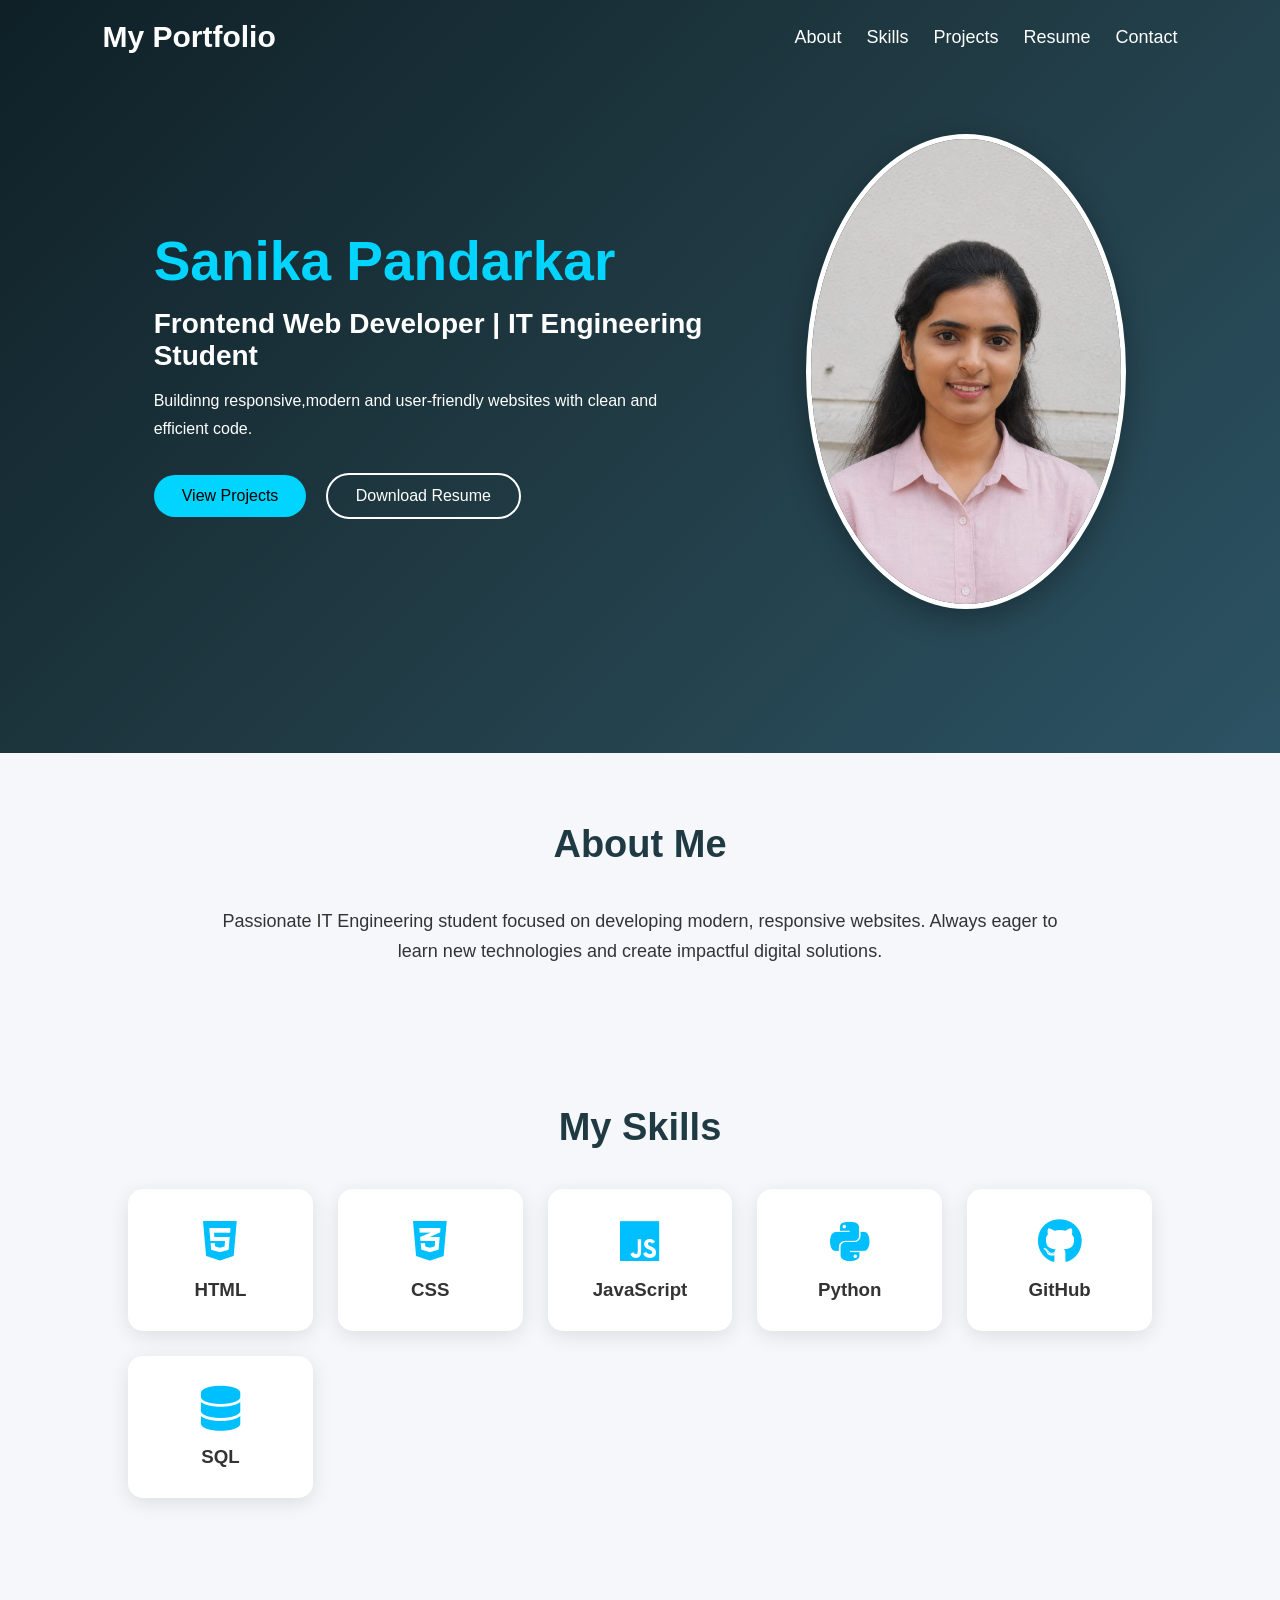
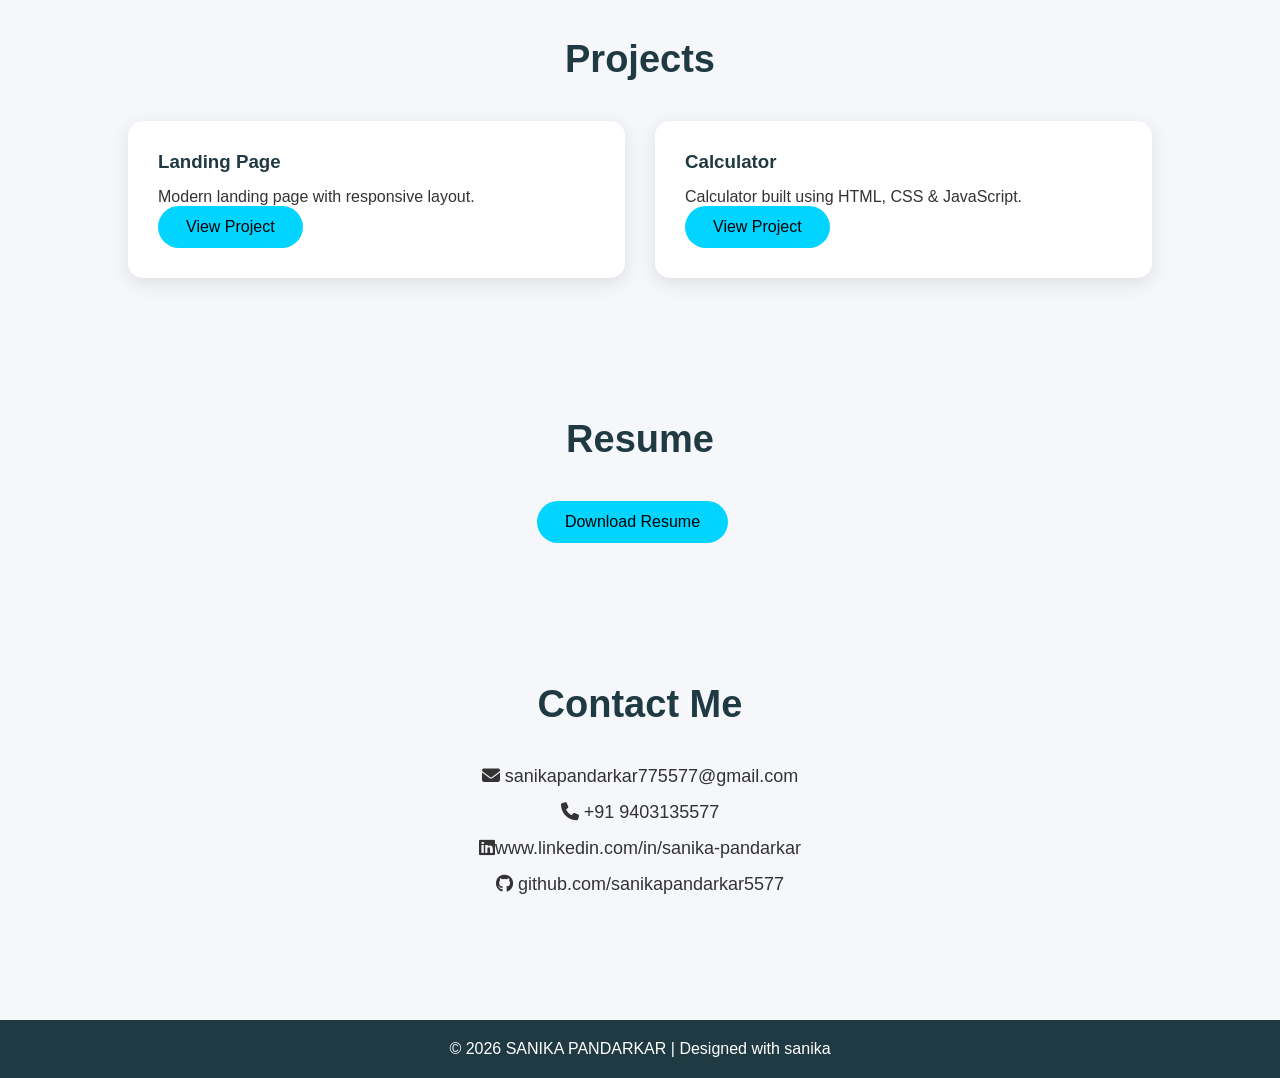
<file: index.html>
<!DOCTYPE html>
<html lang="en">
<head>
    <meta charset="UTF-8">
    <meta name="viewport" content="width=device-width, initial-scale=1.0">
    <title>My Portfolio</title>

    <link rel="stylesheet" href="style.css">

    <link rel="stylesheet"
    href="https://cdnjs.cloudflare.com/ajax/libs/font-awesome/6.5.1/css/all.min.css">
</head>

<body>

<header>

<nav>
    <h2 class="logo">My Portfolio</h2>

    <ul>
        <li><a href="#about">About</a></li>
        <li><a href="#skills">Skills</a></li>
        <li><a href="#projects">Projects</a></li>
        <li><a href="#resume">Resume</a></li>
        <li><a href="#contact">Contact</a></li>
    </ul>
</nav>

<section class="hero">

<div class="hero-text">

<h1> <span>Sanika Pandarkar</span></h1>

<h3>Frontend Web Developer | IT Engineering Student</h3>

<p>
Buildinng responsive,modern and user-friendly websites with clean and efficient code.
</p>

<a href="#projects" class="btn">View Projects</a>

<a href="resume.pdf" class="btn2" download>Download Resume</a>

</div>

<div class="hero-image">

<img src="image.png" alt="Profile">

</div>

</section>

</header>

<section id="about">

<h2>About Me</h2>

<p>
Passionate IT Engineering student focused on developing modern, responsive websites. Always eager to learn new technologies and create impactful digital solutions.
</p>

</section>

<section id="skills">

<h2>My Skills</h2>

<div class="skill-container">

<div class="card">
<i class="fa-brands fa-html5"></i>
<h3>HTML</h3>
</div>

<div class="card">
<i class="fa-brands fa-css3-alt"></i>
<h3>CSS</h3>
</div>

<div class="card">
<i class="fa-brands fa-js"></i>
<h3>JavaScript</h3>
</div>

<div class="card">
<i class="fa-brands fa-python"></i>
<h3>Python</h3>
</div>

<div class="card">
<i class="fa-brands fa-github"></i>
<h3>GitHub</h3>
</div>

<div class="card">
<i class="fa-solid fa-database"></i>
<h3>SQL</h3>
</div>

</div>

</section>

<section id="projects">

<h2>Projects</h2>

<div class="project-container">



<div class="project-card">
<h3>Landing Page</h3>
<p>Modern landing page with responsive layout.</p>

<a href="LandingPage/index.html" class="btn" target="_blank">
View Project
</a>

</div>

<div class="project-card">
<h3>Calculator</h3>
<p>Calculator built using HTML, CSS & JavaScript.</p>

<a href="Calculator/index.html" class="btn" target="_blank">
View Project
</a>

</div>

</div>

</section>

<section id="resume">

<h2>Resume</h2>

<a href="resume.png" class="btn" download>
Download Resume
</a>

</section>

<section id="contact">

<h2>Contact Me</h2>

<p><i class="fa-solid fa-envelope"></i> sanikapandarkar775577@gmail.com</p>

<p><i class="fa-solid fa-phone"></i> +91 9403135577</p>

<p><i class="fa-brands fa-linkedin"></i>www.linkedin.com/in/sanika-pandarkar</p>

<p><i class="fa-brands fa-github"></i> github.com/sanikapandarkar5577</p>

</section>

<footer>

<p>© 2026 SANIKA PANDARKAR | Designed with sanika</p>

</footer>

</body>
</html>
</file>
<file: style.css>
*{
margin:0;
padding:0;
box-sizing:border-box;
font-family:Segoe UI,sans-serif;
scroll-behavior:smooth;
}

body{
background:#f5f7fb;
color:#333;
}

header{
background:linear-gradient(135deg,#0f2027,#203a43,#2c5364);
color:white;
padding-bottom:80px;
}

nav{
display:flex;
justify-content:space-between;
align-items:center;
padding:20px 8%;
}

.logo{
font-size:30px;
font-weight:bold;
}

nav ul{
display:flex;
list-style:none;
}

nav ul li{
margin-left:25px;
}

nav ul li a{
color:white;
text-decoration:none;
font-size:18px;
transition:.3s;
}

nav ul li a:hover{
color:#00d4ff;
}

.hero{
display:flex;
justify-content:space-around;
align-items:center;
padding:60px 8%;
flex-wrap:wrap;
}

.hero-text{
max-width:550px;
}

.hero h1{
font-size:55px;
}

.hero span{
color:#00d4ff;
}

.hero h3{
margin:15px 0;
font-size:28px;
}

.hero p{
line-height:28px;
margin-bottom:30px;
}

.hero-image img{
width:320px;
border-radius:50%;
border:5px solid white;
box-shadow:0 10px 30px rgba(0,0,0,.3);
}

.btn,.btn2{
display:inline-block;
padding:12px 28px;
margin-right:15px;
border-radius:30px;
text-decoration:none;
transition:.3s;
}

.btn{
background:#00d4ff;
color:black;
}

.btn:hover{
background:white;
}

.btn2{
border:2px solid white;
color:white;
}

.btn2:hover{
background:white;
color:black;
}

section{
padding:70px 10%;
}

section h2{
text-align:center;
margin-bottom:40px;
font-size:38px;
color:#203a43;
}

#about p{
max-width:850px;
margin:auto;
text-align:center;
font-size:18px;
line-height:30px;
}

.skill-container{
display:grid;
grid-template-columns:repeat(auto-fit,minmax(180px,1fr));
gap:25px;
}

.card{
background:white;
padding:30px;
text-align:center;
border-radius:15px;
box-shadow:0 5px 20px rgba(0,0,0,.1);
transition:.3s;
}

.card:hover{
transform:translateY(-10px);
background:#203a43;
color:white;
}

.card i{
font-size:45px;
margin-bottom:15px;
color:#00bfff;
}

.project-container{
display:grid;
grid-template-columns:repeat(auto-fit,minmax(280px,1fr));
gap:30px;
}

.project-card{
background:white;
padding:30px;
border-radius:15px;
box-shadow:0 5px 20px rgba(0,0,0,.1);
transition:.3s;
}

.project-card:hover{
transform:scale(1.05);
}

.project-card h3{
margin-bottom:15px;
color:#203a43;
}

#resume,
#contact{
text-align:center;
}

#contact p{
margin:15px;
font-size:18px;
}

footer{
background:#203a43;
color:white;
text-align:center;
padding:20px;
margin-top:40px;
}

@media(max-width:768px){

nav{
flex-direction:column;
}

nav ul{
margin-top:20px;
flex-wrap:wrap;
justify-content:center;
}

.hero{
text-align:center;
}

.hero h1{
font-size:40px;
}


.hero-image img{
    width:180px;
    height:180px;
    object-fit:cover;
    border-radius:0;
    border:4px solid white;
    box-shadow:0 10px 20px rgba(0,0,0,.3);
}

}
</file>
